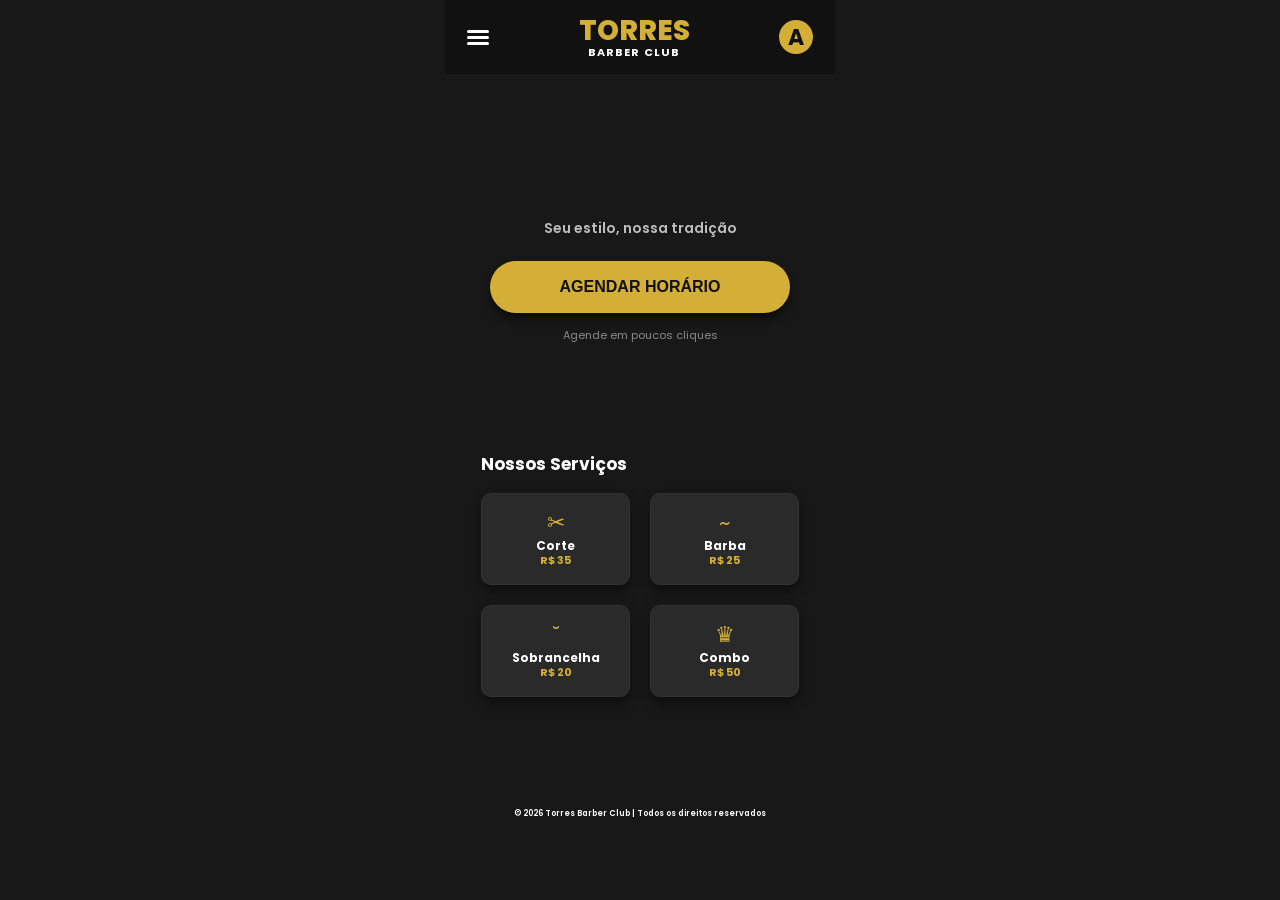
<file: frontend/index.html>
<!-- frontend/index.html -->
<!DOCTYPE html>
<html lang="pt-BR">
<head>
  <meta charset="UTF-8" />
  <meta name="viewport" content="width=device-width,initial-scale=1" />
  <title>Torres Barber Club - Home</title>
  <link
    href="https://fonts.googleapis.com/css2?family=Poppins:wght@600;700;800&display=swap"
    rel="stylesheet"
  />
  <link rel="stylesheet" href="css/style.css" />
</head>
<body>
  <div class="mobile-wrapper">
    <header class="mobile-header">
      <div class="menu-icon" aria-label="Menu" role="button" tabindex="0">
        <span></span>
        <span></span>
        <span></span>
      </div>
      <div class="logo-mobile">
        <div class="logo-main">TORRES</div>
        <div class="logo-sub">BARBER CLUB</div>
      </div>
      <div class="avatar-mobile" aria-label="Avatar">A</div>
    </header>

    <main class="mobile-hero">
      <p class="hero-text">Seu estilo, nossa tradição</p>
      <button class="btn-schedule">AGENDAR HORÁRIO</button>
      <p class="hero-subtext">Agende em poucos cliques</p>
    </main>

    <section class="services-section">
      <h2 class="services-title">Nossos Serviços</h2>
      <div class="services-grid">
        <div class="service-card">
          <div class="service-icon">✂</div>
          <div class="service-name">Corte</div>
          <div class="service-price">R$ 35</div>
        </div>
        <div class="service-card">
          <div class="service-icon">~</div>
          <div class="service-name">Barba</div>
          <div class="service-price">R$ 25</div>
        </div>
        <div class="service-card">
          <div class="service-icon">˘</div>
          <div class="service-name">Sobrancelha</div>
          <div class="service-price">R$ 20</div>
        </div>
        <div class="service-card">
          <div class="service-icon">♛</div>
          <div class="service-name">Combo</div>
          <div class="service-price">R$ 50</div>
        </div>
      </div>
    </section>

    <footer class="mobile-footer">
      © 2026 Torres Barber Club | Todos os direitos reservados
    </footer>
  </div>
</body>
</html>
</file>
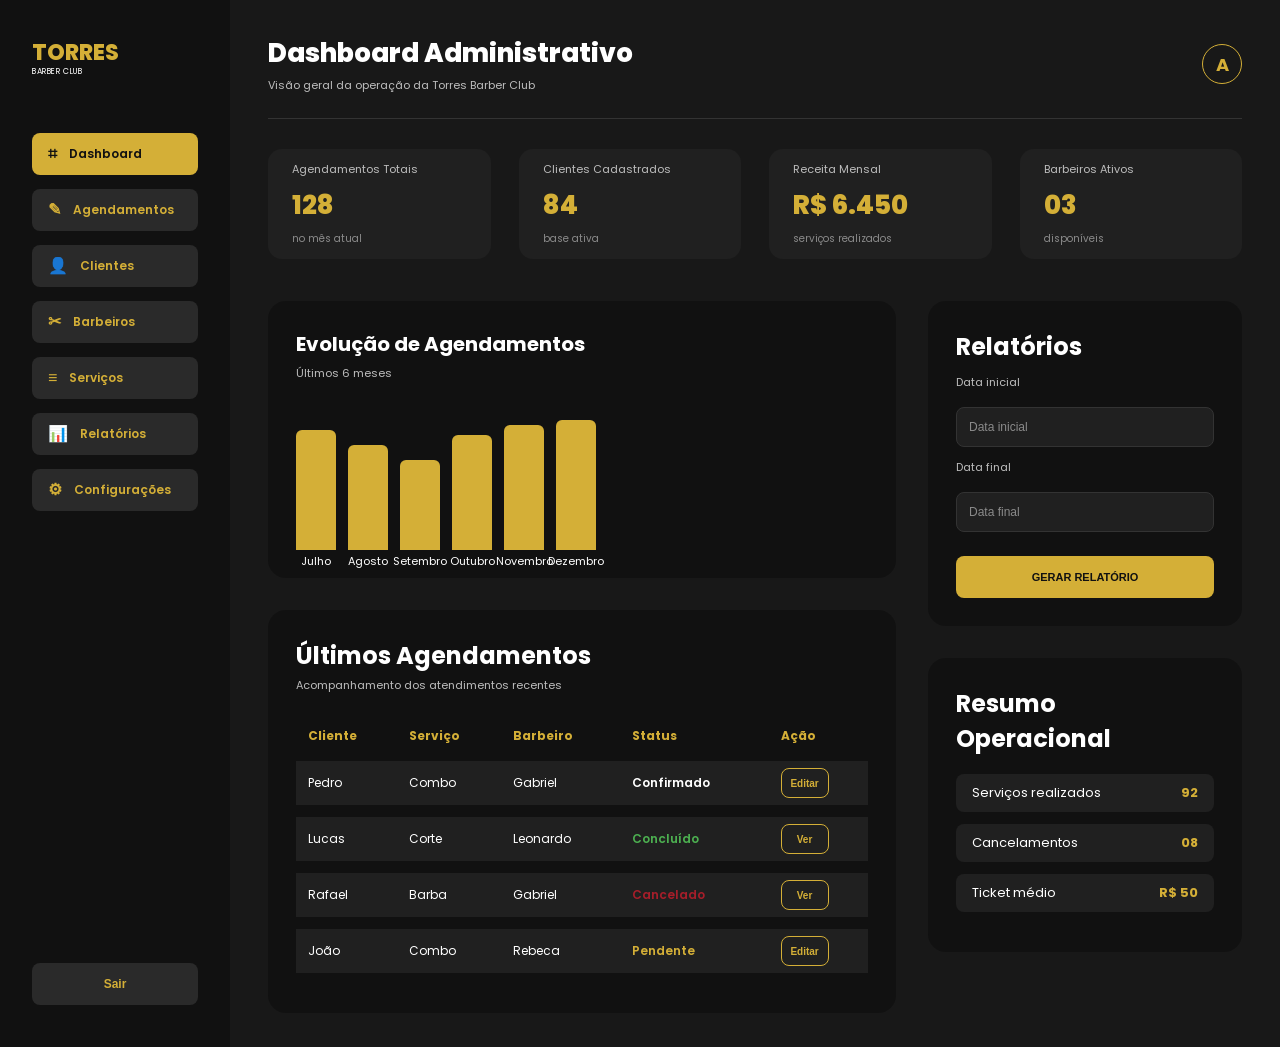
<file: frontend/dashboard-admin.html>
<!-- frontend/dashboard-admin.html -->
<!DOCTYPE html>
<html lang="pt-BR">
<head>
  <meta charset="UTF-8" />
  <meta name="viewport" content="width=device-width,initial-scale=1" />
  <title>Dashboard Administrativo - Torres Barber Club</title>
  <link
    href="https://fonts.googleapis.com/css2?family=Poppins:wght@600;700;800&display=swap"
    rel="stylesheet"
  />
  <link rel="stylesheet" href="css/style.css" />
</head>
<body>
  <div class="dashboard-page">
    <aside class="sidebar">
      <div class="sidebar-logo">
        <div class="sidebar-logo-main">TORRES</div>
        <div class="sidebar-logo-sub">BARBER CLUB</div>
      </div>
      <nav class="sidebar-menu">
        <a href="#" class="menu-item active">
          <span class="menu-item-icon">⌗</span>Dashboard
        </a>
        <a href="#" class="menu-item">
          <span class="menu-item-icon">✎</span>Agendamentos
        </a>
        <a href="#" class="menu-item">
          <span class="menu-item-icon">👤</span>Clientes
        </a>
        <a href="#" class="menu-item">
          <span class="menu-item-icon">✂</span>Barbeiros
        </a>
        <a href="#" class="menu-item">
          <span class="menu-item-icon">≡</span>Serviços
        </a>
        <a href="#" class="menu-item">
          <span class="menu-item-icon">📊</span>Relatórios
        </a>
        <a href="#" class="menu-item">
          <span class="menu-item-icon">⚙</span>Configurações
        </a>
      </nav>
      <button class="btn-logout" type="button">Sair</button>
    </aside>

    <main class="main-dashboard">
      <header class="dashboard-header">
        <div>
          <h1 class="dashboard-title">Dashboard Administrativo</h1>
          <p class="dashboard-subtitle">
            Visão geral da operação da Torres Barber Club
          </p>
        </div>
        <div class="dashboard-avatar">A</div>
      </header>

      <section class="metrics-cards">
        <article class="metric-card">
          <p class="metric-title">Agendamentos Totais</p>
          <p class="metric-value">128</p>
          <p class="metric-subtext">no mês atual</p>
        </article>
        <article class="metric-card">
          <p class="metric-title">Clientes Cadastrados</p>
          <p class="metric-value">84</p>
          <p class="metric-subtext">base ativa</p>
        </article>
        <article class="metric-card">
          <p class="metric-title">Receita Mensal</p>
          <p class="metric-value">R$ 6.450</p>
          <p class="metric-subtext">serviços realizados</p>
        </article>
        <article class="metric-card">
          <p class="metric-title">Barbeiros Ativos</p>
          <p class="metric-value">03</p>
          <p class="metric-subtext">disponíveis</p>
        </article>
      </section>

      <section class="dashboard-grid">
        <div class="left-column">
          <section class="dashboard-card chart-card">
            <h2 class="chart-title">Evolução de Agendamentos</h2>
            <p class="chart-subtitle">Últimos 6 meses</p>
            <div class="chart-bars">
              <div class="chart-bar" style="height: 120px">
                <span class="bar-label">Julho</span>
              </div>
              <div class="chart-bar" style="height: 105px">
                <span class="bar-label">Agosto</span>
              </div>
              <div class="chart-bar" style="height: 90px">
                <span class="bar-label">Setembro</span>
              </div>
              <div class="chart-bar" style="height: 115px">
                <span class="bar-label">Outubro</span>
              </div>
              <div class="chart-bar" style="height: 125px">
                <span class="bar-label">Novembro</span>
              </div>
              <div class="chart-bar" style="height: 130px">
                <span class="bar-label">Dezembro</span>
              </div>
            </div>
          </section>

          <section class="dashboard-card last-appointments">
            <h2>Últimos Agendamentos</h2>
            <p class="subheading">Acompanhamento dos atendimentos recentes</p>
            <table>
              <thead>
                <tr>
                  <th>Cliente</th>
                  <th>Serviço</th>
                  <th>Barbeiro</th>
                  <th>Status</th>
                  <th>Ação</th>
                </tr>
              </thead>
              <tbody>
                <tr>
                  <td>Pedro</td>
                  <td>Combo</td>
                  <td>Gabriel</td>
                  <td class="status-confirmed">Confirmado</td>
                  <td><button class="btn-action">Editar</button></td>
                </tr>
                <tr>
                  <td>Lucas</td>
                  <td>Corte</td>
                  <td>Leonardo</td>
                  <td class="status-completed">Concluído</td>
                  <td><button class="btn-action">Ver</button></td>
                </tr>
                <tr>
                  <td>Rafael</td>
                  <td>Barba</td>
                  <td>Gabriel</td>
                  <td class="status-canceled">Cancelado</td>
                  <td><button class="btn-action">Ver</button></td>
                </tr>
                <tr>
                  <td>João</td>
                  <td>Combo</td>
                  <td>Rebeca</td>
                  <td class="status-pending">Pendente</td>
                  <td><button class="btn-action">Editar</button></td>
                </tr>
              </tbody>
            </table>
          </section>
        </div>

        <div class="right-column">
          <section class="dashboard-card reports-card">
            <h2>Relatórios</h2>
            <form>
              <label for="data-inicial">Data inicial</label>
              <input id="data-inicial" type="text" placeholder="Data inicial" />
              <label for="data-final">Data final</label>
              <input id="data-final" type="text" placeholder="Data final" />
              <button type="submit" class="btn-generate-report">
                GERAR RELATÓRIO
              </button>
            </form>
          </section>

          <section class="dashboard-card summary-card">
            <h2>Resumo Operacional</h2>
            <div class="summary-item">
              <span>Serviços realizados</span>
              <strong>92</strong>
            </div>
            <div class="summary-item">
              <span>Cancelamentos</span>
              <strong>08</strong>
            </div>
            <div class="summary-item">
              <span>Ticket médio</span>
              <strong>R$ 50</strong>
            </div>
          </section>
        </div>
      </section>
    </main>
  </div>
</body>
</html>
</file>
<file: frontend/css/style.css>
/* frontend/css/style.css */

/* Font Import */
@import url('https://fonts.googleapis.com/css2?family=Poppins:wght@600;700;800&display=swap');

:root {
  --bg-principal: #181818;
  --bg-escuro: #111111;
  --card-bg: #202020;
  --card-secundario-bg: #2a2a2a;
  --dourado-principal: #d4af37;
  --dourado-secundario: #c9a227;
  --texto-branco: #ffffff;
  --texto-secundario: #bdbdbd;
  --cinza-neutro: #8a8a8a;
  --borda: #333333;
  --verde-sucesso: #4caf50;
  --vermelho-cancelado: #a61e2a;
}

/* General */
* {
  box-sizing: border-box;
}

body {
  margin: 0;
  font-family: 'Poppins', sans-serif;
  background: var(--bg-principal);
  color: var(--texto-branco);
}

/* ============== */
/* 1. HOME MOBILE */
/* ============== */

.mobile-wrapper {
  width: 390px;
  min-height: 844px;
  background: var(--bg-principal);
  margin: 0 auto;
  position: relative;
  display: flex;
  flex-direction: column;
  padding-bottom: 40px;
}

.mobile-header {
  height: 74px;
  background: var(--bg-escuro);
  display: flex;
  align-items: center;
  justify-content: space-between;
  padding: 0 22px;
}

.menu-icon {
  display: flex;
  flex-direction: column;
  justify-content: space-around;
  width: 22px;
  height: 18px;
  cursor: pointer;
}

.menu-icon span {
  display: block;
  height: 3px;
  background: var(--texto-branco);
  border-radius: 2px;
}

.logo-mobile {
  display: flex;
  flex-direction: column;
  align-items: center;
  line-height: 1;
  user-select: none;
}

.logo-main {
  font-size: 28px;
  font-weight: 800;
  color: var(--dourado-principal);
  line-height: 1;
}

.logo-sub {
  font-size: 11px;
  font-weight: 700;
  color: var(--texto-branco);
  letter-spacing: 1.1px;
  margin-top: 2px;
}

.avatar-mobile {
  width: 34px;
  height: 34px;
  border-radius: 50%;
  background: var(--dourado-principal);
  color: var(--bg-escuro);
  font-weight: 700;
  font-size: 22px;
  display: flex;
  justify-content: center;
  align-items: center;
  user-select: none;
  cursor: default;
}

.mobile-hero {
  margin-top: 130px;
  text-align: center;
  user-select: none;
}

.hero-text {
  font-size: 14px;
  font-weight: 600;
  color: var(--texto-secundario);
  margin-bottom: 22px;
}

.btn-schedule {
  width: 300px;
  height: 52px;
  background: var(--dourado-principal);
  border-radius: 28px;
  font-size: 16px;
  font-weight: 700;
  color: var(--bg-escuro);
  border: none;
  cursor: pointer;
  box-shadow: 0 6px 10px rgba(0, 0, 0, 0.55);
  user-select: none;
}

.btn-schedule:focus {
  outline: 2px solid var(--dourado-secundario);
}

.hero-subtext {
  margin-top: 14px;
  font-size: 11px;
  color: var(--cinza-neutro);
  user-select: none;
}

.services-section {
  margin-top: 82px;
  padding: 0 36px;
}

.services-title {
  font-size: 17px;
  font-weight: 700;
  color: var(--texto-branco);
  margin-bottom: 16px;
  user-select: none;
}

.services-grid {
  display: grid;
  grid-template-columns: repeat(2, 1fr);
  gap: 20px;
}

.service-card {
  background: var(--card-secundario-bg);
  height: 92px;
  border: 1px solid var(--borda);
  border-radius: 10px;
  box-shadow: 0 6px 12px rgba(0, 0, 0, 0.45);
  display: flex;
  flex-direction: column;
  align-items: center;
  justify-content: center;
  cursor: default;
  user-select: none;
}

.service-icon {
  font-size: 22px;
  color: var(--dourado-principal);
  margin-bottom: 6px;
  line-height: 1;
}

.service-name {
  font-size: 12px;
  font-weight: 700;
  color: var(--texto-branco);
  line-height: 1;
  margin-bottom: 3px;
}

.service-price {
  font-size: 11px;
  font-weight: 700;
  color: var(--dourado-principal);
  line-height: 1;
}

.mobile-footer {
  position: absolute;
  bottom: 24px;
  width: 100%;
  text-align: center;
  font-size: 8px;
  font-weight: 600;
  color: var(--texto-branco);
  user-select: none;
}

/* ====================== */
/* 2. DASHBOARD ADMIN DESKTOP */
/* ====================== */

.dashboard-page {
  width: 1280px;
  min-height: 850px;
  margin: 0 auto;
  background: var(--bg-principal);
  display: flex;
  color: var(--texto-branco);
}

.sidebar {
  width: 230px;
  background: var(--bg-escuro);
  padding: 42px 32px;
  display: flex;
  flex-direction: column;
}

.sidebar-logo {
  user-select: none;
}

.sidebar-logo-main {
  font-size: 22px;
  font-weight: 800;
  color: var(--dourado-principal);
  margin-bottom: 2px;
  line-height: 1;
}

.sidebar-logo-sub {
  font-size: 8px;
  color: var(--texto-branco);
  letter-spacing: 0.6px;
}

.sidebar-menu {
  margin-top: 55px;
  display: flex;
  flex-direction: column;
  gap: 14px;
}

.menu-item {
  height: 42px;
  border-radius: 8px;
  display: flex;
  align-items: center;
  gap: 12px;
  padding: 0 16px;
  font-size: 12px;
  font-weight: 600;
  text-decoration: none;
  transition: background-color 0.2s, color 0.2s;
  cursor: pointer;
  color: var(--dourado-principal);
  background: var(--card-secundario-bg);
  user-select: none;
  white-space: nowrap;
}

.menu-item-icon {
  font-size: 16px;
  user-select: none;
  display: inline-block;
  line-height: 1;
}

.menu-item.active {
  background: var(--dourado-principal);
  color: var(--bg-escuro);
}

.menu-item:focus,
.menu-item:hover {
  outline: none;
  background-color: var(--dourado-secundario);
  color: var(--bg-escuro);
}

.btn-logout {
  margin-top: auto;
  height: 42px;
  background: var(--card-secundario-bg);
  color: var(--dourado-principal);
  border-radius: 8px;
  border: none;
  cursor: pointer;
  font-weight: 600;
  font-size: 12px;
  user-select: none;
  transition: background-color 0.2s;
}

.btn-logout:hover,
.btn-logout:focus {
  background-color: var(--dourado-secundario);
  color: var(--bg-escuro);
  outline: none;
}

.main-dashboard {
  flex: 1;
  padding: 34px 38px;
  display: flex;
  flex-direction: column;
}

.dashboard-header {
  display: flex;
  justify-content: space-between;
  align-items: center;
  border-bottom: 1px solid var(--borda);
  padding-bottom: 24px;
}

.dashboard-title {
  font-size: 26px;
  font-weight: 800;
  margin: 0 0 4px 0;
  user-select: none;
}

.dashboard-subtitle {
  font-size: 11px;
  color: var(--texto-secundario);
  margin: 0;
  user-select: none;
}

.dashboard-avatar {
  width: 40px;
  height: 40px;
  border-radius: 50%;
  border: 1px solid var(--dourado-principal);
  color: var(--dourado-principal);
  font-weight: 700;
  font-size: 18px;
  display: flex;
  justify-content: center;
  align-items: center;
  user-select: none;
  cursor: default;
}

.metrics-cards {
  display: grid;
  grid-template-columns: repeat(4, 1fr);
  gap: 28px;
  margin-top: 30px;
}

.metric-card {
  height: 110px;
  background: var(--card-bg);
  border-radius: 14px;
  padding: 24px;
  display: flex;
  flex-direction: column;
  justify-content: center;
  user-select: none;
}

.metric-title {
  font-size: 11px;
  color: var(--texto-secundario);
  margin: 0 0 8px 0;
}

.metric-value {
  font-size: 26px;
  font-weight: 800;
  color: var(--dourado-principal);
  margin: 0 0 6px 0;
}

.metric-subtext {
  font-size: 10px;
  color: var(--cinza-neutro);
  margin: 0;
}

/* Dashboard grid with 2 columns (2fr 1fr) */
.dashboard-grid {
  display: grid;
  grid-template-columns: 2fr 1fr;
  gap: 32px;
  margin-top: 42px;
}

/* Left column: chart and last appointments */
.left-column {
  display: flex;
  flex-direction: column;
  gap: 32px;
}

/* Right column: reports and summary */
.right-column {
  display: flex;
  flex-direction: column;
  gap: 32px;
}

/* ===== Chart Card ===== */
.dashboard-card {
  background: var(--bg-escuro);
  border-radius: 18px;
  padding: 28px;
  color: var(--texto-branco);
  user-select: none;
}

.chart-title {
  font-size: 20px;
  margin: 0 0 6px 0;
  user-select: none;
}

.chart-subtitle {
  font-size: 11px;
  margin: 0 0 28px 0;
  color: var(--texto-secundario);
}

.chart-bars {
  display: flex;
  gap: 12px;
  align-items: flex-end;
  height: 140px;
}

.chart-bar {
  background: var(--dourado-principal);
  width: 40px;
  border-radius: 6px 6px 0 0;
  display: flex;
  justify-content: center;
  position: relative;
  cursor: default;
}

.chart-bar .bar-label {
  font-size: 11px;
  position: absolute;
  bottom: -20px;
  color: var(--texto-branco);
  user-select: none;
  white-space: nowrap;
}

/* ===== Relatórios Card ===== */
.reports-card form {
  display: flex;
  flex-direction: column;
  gap: 12px;
}

.reports-card h2 {
  margin-top: 0;
  margin-bottom: 10px;
  user-select: none;
}

.reports-card label {
  font-size: 11px;
  color: var(--texto-secundario);
  margin-bottom: 4px;
  user-select: none;
}

.reports-card input {
  height: 40px;
  background: var(--card-bg);
  border: 1px solid var(--borda);
  border-radius: 8px;
  padding: 0 12px;
  font-size: 12px;
  color: var(--cinza-neutro);
  user-select: text;
}

.reports-card input::placeholder {
  color: var(--cinza-neutro);
}

.btn-generate-report {
  height: 42px;
  background: var(--dourado-principal);
  color: var(--bg-escuro);
  border-radius: 8px;
  border: none;
  font-weight: 800;
  font-size: 11px;
  margin-top: 12px;
  cursor: pointer;
  user-select: none;
}

.btn-generate-report:focus {
  outline: 2px solid var(--dourado-secundario);
}

/* ===== Últimos Agendamentos ===== */
.last-appointments h2 {
  margin-top: 0;
  margin-bottom: 4px;
  user-select: none;
}

.last-appointments .subheading {
  font-size: 11px;
  color: var(--texto-secundario);
  margin-top: 0;
  margin-bottom: 20px;
  user-select: none;
}

.last-appointments table {
  width: 100%;
  border-collapse: separate;
  border-spacing: 0 12px;
  font-size: 12px;
  user-select: none;
}

.last-appointments thead th {
  text-align: left;
  font-weight: 700;
  color: var(--dourado-principal);
  padding-left: 12px;
  padding-bottom: 4px;
  user-select: none;
}

.last-appointments tbody tr {
  height: 44px;
  background: var(--card-bg);
  border-radius: 8px;
}

.last-appointments tbody tr td {
  padding-left: 12px;
  vertical-align: middle;
}

.status-confirmed {
  color: var(--texto-branco);
  font-weight: 600;
}

.status-completed {
  color: var(--verde-sucesso);
  font-weight: 600;
}

.status-canceled {
  color: var(--vermelho-cancelado);
  font-weight: 600;
}

.status-pending {
  color: var(--dourado-principal);
  font-weight: 600;
}

.btn-action {
  background: transparent;
  border: 1px solid var(--dourado-principal);
  border-radius: 8px;
  color: var(--dourado-principal);
  font-size: 10px;
  font-weight: 600;
  height: 30px;
  min-width: 48px;
  cursor: pointer;
  user-select: none;
  padding: 0 8px;
}

.btn-action:focus {
  outline: 2px solid var(--dourado-secundario);
}

/* ===== Resumo Operacional ===== */
.summary-card h2 {
  margin-top: 0;
  margin-bottom: 18px;
  user-select: none;
}

.summary-item {
  height: 38px;
  background: var(--card-bg);
  border-radius: 8px;
  display: flex;
  justify-content: space-between;
  align-items: center;
  padding: 0 16px;
  margin-bottom: 12px;
  font-size: 13px;
  user-select: none;
}

.summary-item strong {
  color: var(--dourado-principal);
  font-weight: 700;
}

/* ===== Responsiveness ===== */
@media (max-width: 900px) {

  /* Home container centering */
  .mobile-wrapper {
    margin-left: auto;
    margin-right: auto;
  }

  /* Dashboard sidebar as top horizontal */
  .dashboard-page {
    width: 100%;
    min-height: auto;
    display: flex;
    flex-direction: column;
    overflow-x: hidden;
  }

  .sidebar {
    width: 100%;
    flex-direction: row;
    padding: 14px 22px;
    align-items: center;
    justify-content: space-between;
    gap: 20px;
    flex-wrap: nowrap;
  }

  .sidebar-logo {
    margin: 0;
  }

  .sidebar-menu {
    margin: 0;
    flex-direction: row;
    gap: 12px;
    overflow-x: auto;
    -webkit-overflow-scrolling: touch;
  }

  .menu-item {
    flex: 0 0 auto;
    height: 34px;
    line-height: 34px;
    white-space: nowrap;
    padding: 0 10px;
    font-size: 10px;
  }

  .btn-logout {
    margin-top: 0;
    height: 34px;
    font-size: 10px;
    padding: 0 10px;
  }

  .main-dashboard {
    padding: 20px 20px 40px 20px;
  }

  .metrics-cards {
    grid-template-columns: repeat(2, 1fr);
    gap: 20px;
    margin-top: 20px;
  }

  .dashboard-grid {
    grid-template-columns: 1fr;
    gap: 28px;
    margin-top: 28px;
  }

  .chart-bars {
    height: 120px;
  }
}
</file>
